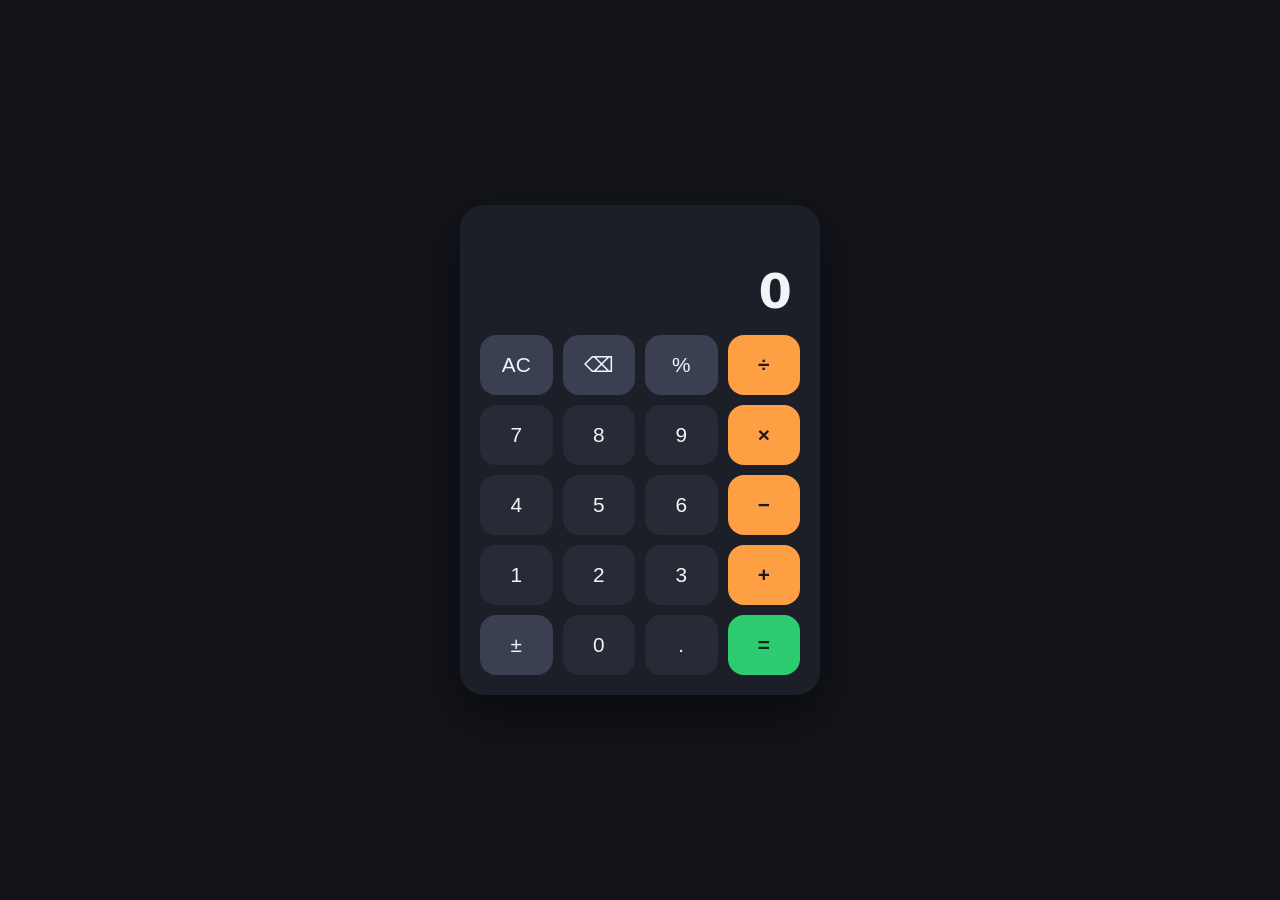
<file: index.html>
<!DOCTYPE html>
<html lang="es">
<head>
  <meta charset="UTF-8">
  <meta name="viewport" content="width=device-width, initial-scale=1.0">
  <title>Calculadora</title>
  <link rel="stylesheet" href="style.css">
</head>
<body>
  <main class="calculator" aria-label="Calculadora">
    <div class="screen">
      <div id="history" class="history" aria-live="polite"></div>
      <div id="display" class="display" aria-live="polite">0</div>
    </div>

    <div class="keys">
      <button data-action="clear" class="key key--fn">AC</button>
      <button data-action="backspace" class="key key--fn" aria-label="Borrar">⌫</button>
      <button data-action="percent" class="key key--fn">%</button>
      <button data-action="operator" data-value="/" class="key key--op">÷</button>

      <button data-action="digit" data-value="7" class="key">7</button>
      <button data-action="digit" data-value="8" class="key">8</button>
      <button data-action="digit" data-value="9" class="key">9</button>
      <button data-action="operator" data-value="*" class="key key--op">×</button>

      <button data-action="digit" data-value="4" class="key">4</button>
      <button data-action="digit" data-value="5" class="key">5</button>
      <button data-action="digit" data-value="6" class="key">6</button>
      <button data-action="operator" data-value="-" class="key key--op">−</button>

      <button data-action="digit" data-value="1" class="key">1</button>
      <button data-action="digit" data-value="2" class="key">2</button>
      <button data-action="digit" data-value="3" class="key">3</button>
      <button data-action="operator" data-value="+" class="key key--op">+</button>

      <button data-action="sign" class="key key--fn">±</button>
      <button data-action="digit" data-value="0" class="key">0</button>
      <button data-action="decimal" class="key">.</button>
      <button data-action="equals" class="key key--eq">=</button>
    </div>
  </main>

  <script src="script.js"></script>
</body>
</html>
</file>
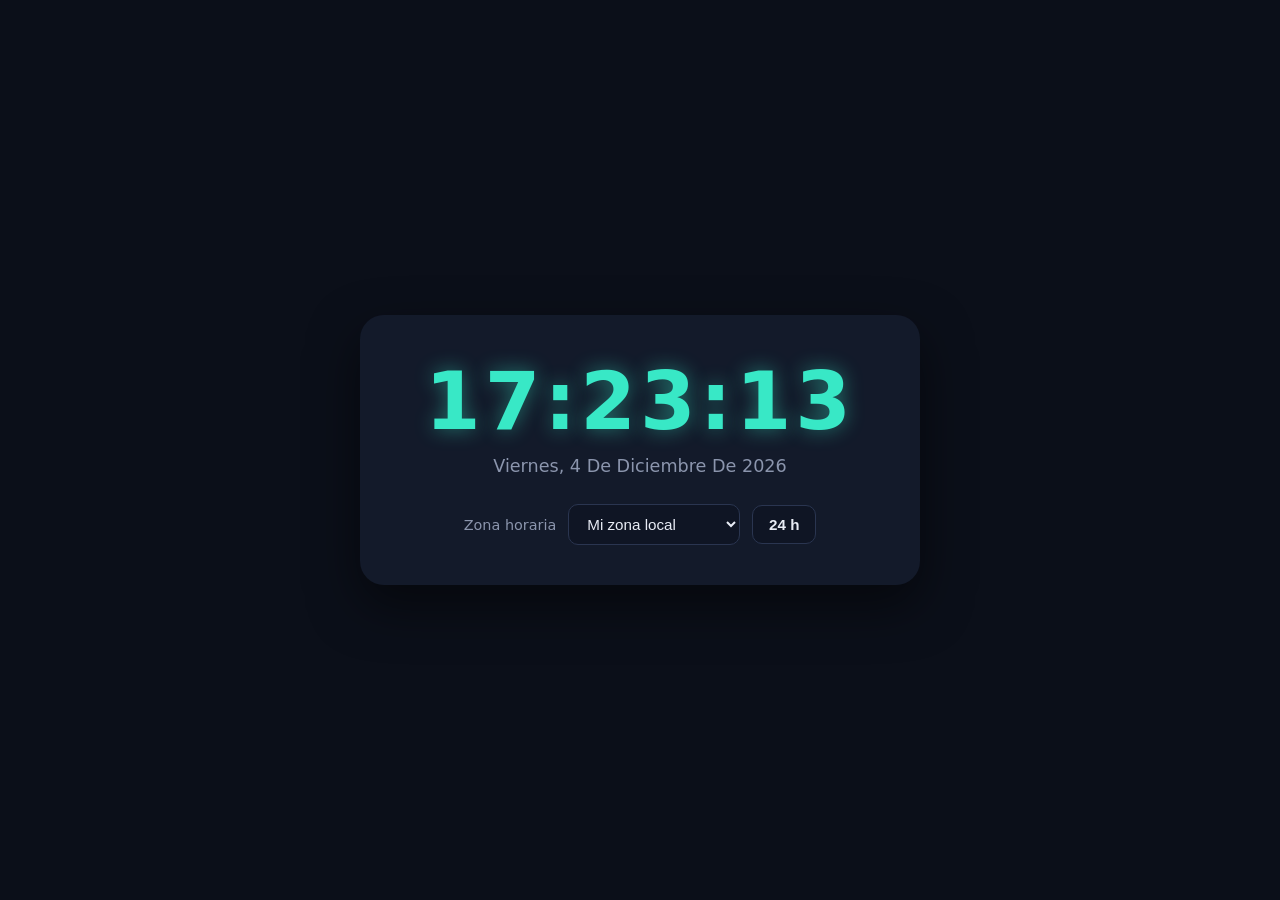
<file: Reloj/index.html>
<!DOCTYPE html>
<html lang="es">
<head>
  <meta charset="UTF-8">
  <meta name="viewport" content="width=device-width, initial-scale=1.0">
  <title>Reloj digital</title>
  <link rel="stylesheet" href="style.css">
</head>
<body>
  <main class="clock">
    <!-- Hora grande. JavaScript la actualiza cada segundo -->
    <div id="time" class="clock__time" aria-live="off">--:--:--</div>

    <!-- Fecha completa (día de la semana, día, mes y año) -->
    <div id="date" class="clock__date">Cargando...</div>

    <!-- Controles: zona horaria y formato de 12/24 horas -->
    <div class="clock__controls">
      <label for="timezone" class="clock__label">Zona horaria</label>
      <!-- Las opciones se llenan desde script.js -->
      <select id="timezone" class="clock__select"></select>

      <!-- El texto del botón cambia entre "24 h" y "12 h" -->
      <button id="format-btn" class="clock__button" type="button">24 h</button>
    </div>
  </main>

  <script src="script.js"></script>
</body>
</html>
</file>
<file: style.css>
:root {
  --bg: #12141a;
  --panel: #1c1f28;
  --key: #272b36;
  --key-hover: #323746;
  --fn: #3a4052;
  --op: #ff9f43;
  --text: #f2f4f8;
  --muted: #8a91a5;
}

* {
  box-sizing: border-box;
}

body {
  margin: 0;
  min-height: 100vh;
  display: grid;
  place-items: center;
  background: var(--bg);
  color: var(--text);
  font-family: system-ui, -apple-system, "Segoe UI", sans-serif;
}

.calculator {
  width: min(92vw, 360px);
  padding: 20px;
  background: var(--panel);
  border-radius: 24px;
  box-shadow: 0 20px 50px rgba(0, 0, 0, 0.45);
}

.screen {
  min-height: 110px;
  padding: 12px 8px 16px;
  display: flex;
  flex-direction: column;
  justify-content: flex-end;
  align-items: flex-end;
  gap: 6px;
}

.history {
  min-height: 1.2em;
  font-size: 1rem;
  color: var(--muted);
}

.display {
  max-width: 100%;
  font-size: 3rem;
  font-weight: 600;
  overflow-x: auto;
  white-space: nowrap;
}

.keys {
  display: grid;
  grid-template-columns: repeat(4, 1fr);
  gap: 10px;
}

.key {
  padding: 18px 0;
  border: none;
  border-radius: 16px;
  background: var(--key);
  color: var(--text);
  font-size: 1.3rem;
  cursor: pointer;
  transition: background 0.15s, transform 0.05s;
}

.key:hover {
  background: var(--key-hover);
}

.key:active {
  transform: scale(0.95);
}

.key:focus-visible {
  outline: 2px solid var(--op);
  outline-offset: 2px;
}

.key--fn {
  background: var(--fn);
}

.key--op {
  background: var(--op);
  color: #1b1b1b;
  font-weight: 700;
}

.key--op:hover {
  background: #ffb066;
}

.key--eq {
  background: #2ecc71;
  color: #10251a;
  font-weight: 700;
}

.key--eq:hover {
  background: #54d98a;
}
</file>
<file: Reloj/style.css>
/* ---------- Variables de color (fáciles de cambiar en un solo lugar) ---------- */
:root {
  --bg: #0b0f19;
  --panel: #131a2a;
  --accent: #38e8c6;
  --text: #e8ecf5;
  --muted: #8b95ad;
}

* {
  box-sizing: border-box;
}

/* Centramos todo en la pantalla con grid */
body {
  margin: 0;
  min-height: 100vh;
  display: grid;
  place-items: center;
  background: var(--bg);
  color: var(--text);
  font-family: system-ui, -apple-system, "Segoe UI", sans-serif;
}

/* Tarjeta principal */
.clock {
  width: min(92vw, 560px);
  padding: 40px 24px;
  text-align: center;
  background: var(--panel);
  border-radius: 24px;
  box-shadow: 0 20px 50px rgba(0, 0, 0, 0.5);
}

/* La hora: número grande con brillo */
.clock__time {
  font-size: clamp(2.5rem, 12vw, 5rem);
  font-weight: 700;
  letter-spacing: 0.05em;
  color: var(--accent);
  text-shadow: 0 0 20px rgba(56, 232, 198, 0.45);
  /* "tabular-nums" hace que todos los dígitos midan lo mismo
     y la hora no "baile" al cambiar cada segundo */
  font-variant-numeric: tabular-nums;
}

/* La fecha, en un tono más apagado */
.clock__date {
  margin-top: 8px;
  font-size: 1.1rem;
  color: var(--muted);
  /* Pone la primera letra en mayúscula visualmente (ej. "Miércoles") */
  text-transform: capitalize;
}

/* Fila de controles: se acomoda en varias líneas si no caben */
.clock__controls {
  margin-top: 28px;
  display: flex;
  flex-wrap: wrap;
  justify-content: center;
  align-items: center;
  gap: 12px;
}

.clock__label {
  color: var(--muted);
  font-size: 0.9rem;
}

.clock__select,
.clock__button {
  padding: 10px 14px;
  border: 1px solid #2a3550;
  border-radius: 10px;
  background: #0f1524;
  color: var(--text);
  font-size: 0.95rem;
  cursor: pointer;
}

.clock__button {
  font-weight: 600;
  min-width: 64px;
}

/* Efecto al pasar el mouse y al enfocar con teclado */
.clock__select:hover,
.clock__button:hover {
  border-color: var(--accent);
}

.clock__select:focus-visible,
.clock__button:focus-visible {
  outline: 2px solid var(--accent);
  outline-offset: 2px;
}
</file>
